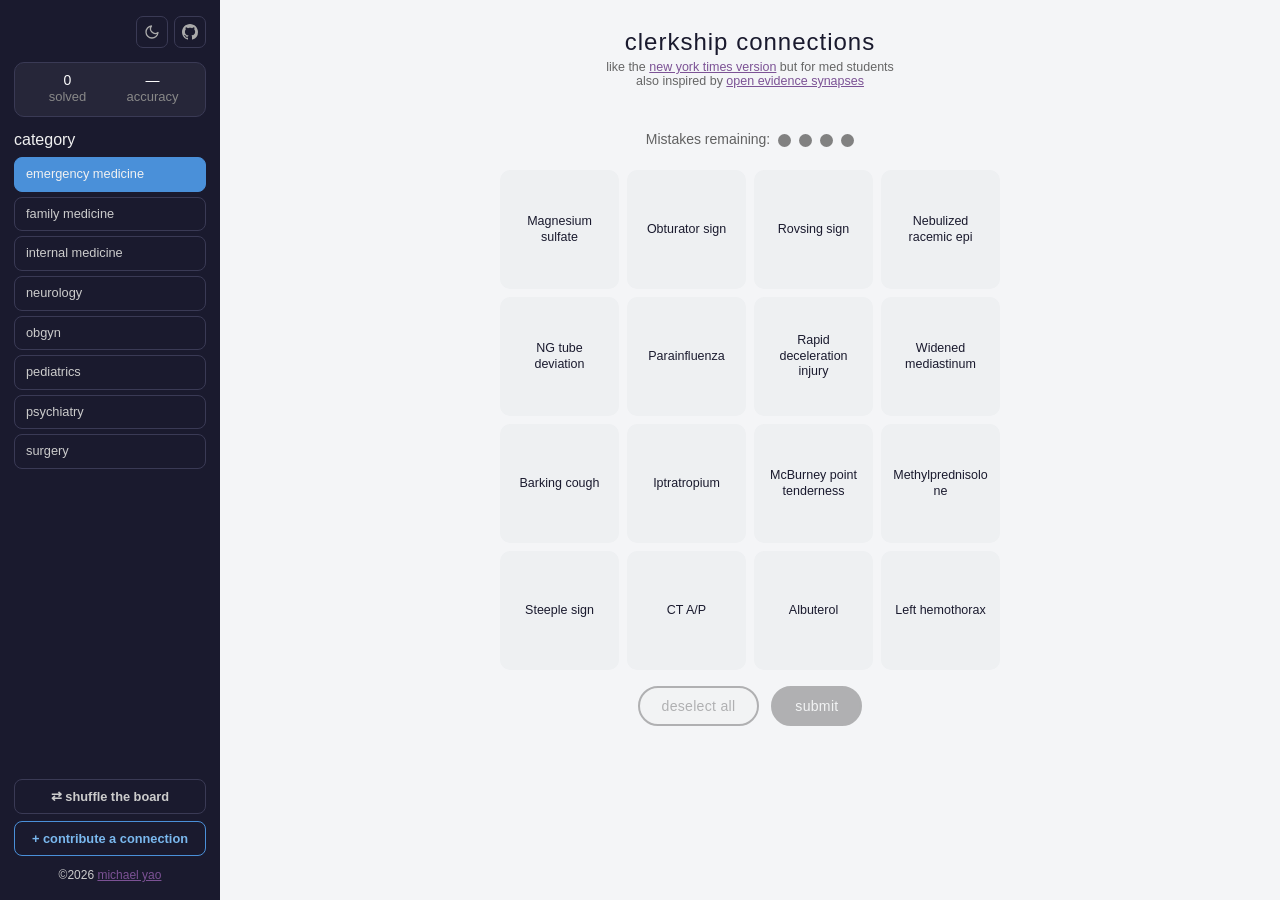
<file: index.html>
<!DOCTYPE html>
<html lang="en-US" style="scroll-behavior: smooth;">
  <head>
    <meta charset="UTF-8">
    <meta name="viewport" content="width=device-width, initial-scale=1.0, maximum-scale=1.0">
    <title>clerkship connections</title>
    <link rel="stylesheet" type="text/css" href="public/css/index.css">
    <link rel="stylesheet" type="text/css" href="public/css/menu.css">
    <link rel="stylesheet" type="text/css" href="public/css/game.css">
    <link rel="stylesheet" type="text/css" href="public/css/mobile.css">
    <link rel="stylesheet" type="text/css" href="public/css/print.css">
    <meta name="description" content="A daily Connections-style word game for medical students on clerkships. Group medical terms, diagnoses, and clinical concepts into categories.">
    <link rel="canonical" href="https://clerkshipconnections.com/">
    <meta name="theme-color" content="#1a1a2e">
    <link rel="apple-touch-icon" sizes="180x180" href="/apple-touch-icon.png">
    <link rel="icon" type="image/png" sizes="32x32" href="/favicon-32x32.png">
    <link rel="icon" type="image/png" sizes="16x16" href="/favicon-16x16.png">
    <link rel="manifest" href="/manifest.json">
    <!-- Google tag (gtag.js) -->
    <script async src="https://www.googletagmanager.com/gtag/js?id=G-P4GGV3P3RE"></script>
    <script>
      window.dataLayer = window.dataLayer || [];
      function gtag(){ dataLayer.push(arguments); }
      gtag('js', new Date());
      gtag('config', 'G-P4GGV3P3RE');
    </script>
  </head>
  <body>
    <div class="overlay" id="resultOverlay" style="display:none">
      <div class="result-card">
        <div class="result-emoji" id="resultEmoji"></div>
        <div class="result-title" id="resultTitle"></div>
        <div class="result-msg"   id="resultMsg"></div>
        <div class="result-stats">
          <div class="result-stat-item">
            <div class="result-stat-value" id="rsSolved">—</div>
            <div class="result-stat-label">Solved</div>
          </div>
          <div class="result-stat-item">
            <div class="result-stat-value" id="rsPlayed">—</div>
            <div class="result-stat-label">Played</div>
          </div>
          <div class="result-stat-item">
            <div class="result-stat-value" id="rsAccuracy">—</div>
            <div class="result-stat-label">Accuracy</div>
          </div>
        </div>
        <div class="result-actions">
          <button class="btn" onclick="sharePuzzle()" id="sharePuzzleBtn">share this puzzle</button>
          <button class="btn" onclick="shuffle()">new puzzle</button>
          <button class="btn primary" onclick="closeResult()">see board</button>
        </div>
      </div>
    </div>


    <div class="app" id="app" style="display:none">
      <div class="sidebar">
        <div class="sidebar-icons">
          <button class="icon-btn" id="darkToggleBtn" onclick="toggleDark()" title="Toggle dark mode" aria-label="Toggle dark mode">
            <svg id="iconMoon" width="16" height="16" viewBox="0 0 24 24" fill="none" stroke="currentColor" stroke-width="2" stroke-linecap="round" stroke-linejoin="round">
              <path d="M21 12.79A9 9 0 1 1 11.21 3 7 7 0 0 0 21 12.79z"/>
            </svg>
            <svg id="iconSun" width="16" height="16" viewBox="0 0 24 24" fill="none" stroke="currentColor" stroke-width="2" stroke-linecap="round" stroke-linejoin="round" style="display:none">
              <circle cx="12" cy="12" r="5"/>
              <line x1="12" y1="1"  x2="12" y2="3"/>
              <line x1="12" y1="21" x2="12" y2="23"/>
              <line x1="4.22" y1="4.22"  x2="5.64" y2="5.64"/>
              <line x1="18.36" y1="18.36" x2="19.78" y2="19.78"/>
              <line x1="1" y1="12" x2="3"  y2="12"/>
              <line x1="21" y1="12" x2="23" y2="12"/>
              <line x1="4.22" y1="19.78" x2="5.64" y2="18.36"/>
              <line x1="18.36" y1="5.64" x2="19.78" y2="4.22"/>
            </svg>
          </button>
          <a class="icon-btn" id="githubBtn" href="https://github.com/michael-s-yao/clerkship-connections" target="_blank" rel="noopener" title="View on GitHub" aria-label="GitHub">
            <svg width="16" height="16" viewBox="0 0 16 16" fill="currentColor">
              <path d="M8 0C3.58 0 0 3.58 0 8c0 3.54 2.29 6.53 5.47 7.59.4.07.55-.17.55-.38
                0-.19-.01-.82-.01-1.49-2.01.37-2.53-.49-2.69-.94-.09-.23-.48-.94-.82-1.13
                -.28-.15-.68-.52-.01-.53.63-.01 1.08.58 1.23.82.72 1.21 1.87.87 2.33.66
                .07-.52.28-.87.51-1.07-1.78-.2-3.64-.89-3.64-3.95 0-.87.31-1.59.82-2.15
                -.08-.2-.36-1.02.08-2.12 0 0 .67-.21 2.2.82.64-.18 1.32-.27 2-.27
                .68 0 1.36.09 2 .27 1.53-1.04 2.2-.82 2.2-.82.44 1.1.16 1.92.08 2.12
                .51.56.82 1.27.82 2.15 0 3.07-1.87 3.75-3.65 3.95.29.25.54.73.54 1.48
                0 1.07-.01 1.93-.01 2.2 0 .21.15.46.55.38A8.013 8.013 0 0 0 16 8
                c0-4.42-3.58-8-8-8z"/>
            </svg>
          </a>
        </div>
        <div class="stats-block">
          <div class="stats-row">
            <div class="stat-item">
              <div class="stat-value" id="statSolved">0</div>
              <div class="stat-label">Solved</div>
            </div>
            <div class="stat-item">
              <div class="stat-value" id="statAccuracy">—</div>
              <div class="stat-label">Accuracy</div>
            </div>
          </div>
        </div>
        <div class="category-section">
          <div class="sidebar-label">Category</div>
          <div class="category-list" id="categoryList"></div>
        </div>
        <div class="sidebar-actions">
          <button class="action-btn" onclick="shuffle()">&#x21C4; shuffle the board</button>
          <button
            class="action-btn contribute-btn"
            onclick="window.open('https://forms.gle/mVQ1RHkc1AHd2G9y6', 'new_window');"
          >+ contribute a connection</button>
          <!-- <button class="action-btn support-btn" onclick="TODO">&#9825; support this work</button> -->
        </div>
        <footer>
          <p>&#169;<span id="year"></span> <a href="https://www.michaelsyao.com" target="_blank">michael yao</a></p>
        </footer>
      </div>

      <div class="main">
        <div class="game-title">clerkship connections</div>
        <div class="game-subtitle">like the <a href="https://www.nytimes.com/games/connections" target="_blank">new york times version</a> but for med students<br>also inspired by <a href="https://www.openevidence.com" target="_blank">open evidence synapses</a></div>
        <p id="message">&emsp;</p>
        <div class="mistakes">
          <span class="mistakes-label">Mistakes remaining:</span>
          <div class="mistake-dot" id="dot0"></div>
          <div class="mistake-dot" id="dot1"></div>
          <div class="mistake-dot" id="dot2"></div>
          <div class="mistake-dot" id="dot3"></div>
        </div>
        <div id="solvedRows"></div>
        <div class="grid-wrapper">
          <div class="grid" id="grid"></div>
        </div>
        <div class="controls">
          <button class="btn" id="deselectBtn" onclick="deselectAll()" disabled>deselect all</button>
          <button class="btn primary" id="submitBtn" onclick="submitGuess()" disabled>submit</button>
        </div>
      </div>
    </div>
    <script type="text/javascript" src="public/js/cookies.js"></script>
    <script type="text/javascript" src="public/js/stats.js"></script>
    <script type="text/javascript" src="public/js/color.js"></script>
    <script type="text/javascript" src="public/js/uuid.js"></script>
    <script type="text/javascript" src="public/js/game.js"></script>
    <script type="text/javascript" src="public/js/helper.js"></script>
    <script type="text/javascript" src="public/js/print.js"></script>
    <script type="text/javascript">
      document.getElementById("year").innerHTML = new Date().getFullYear();
    </script>
  </body>
</html>
</file>
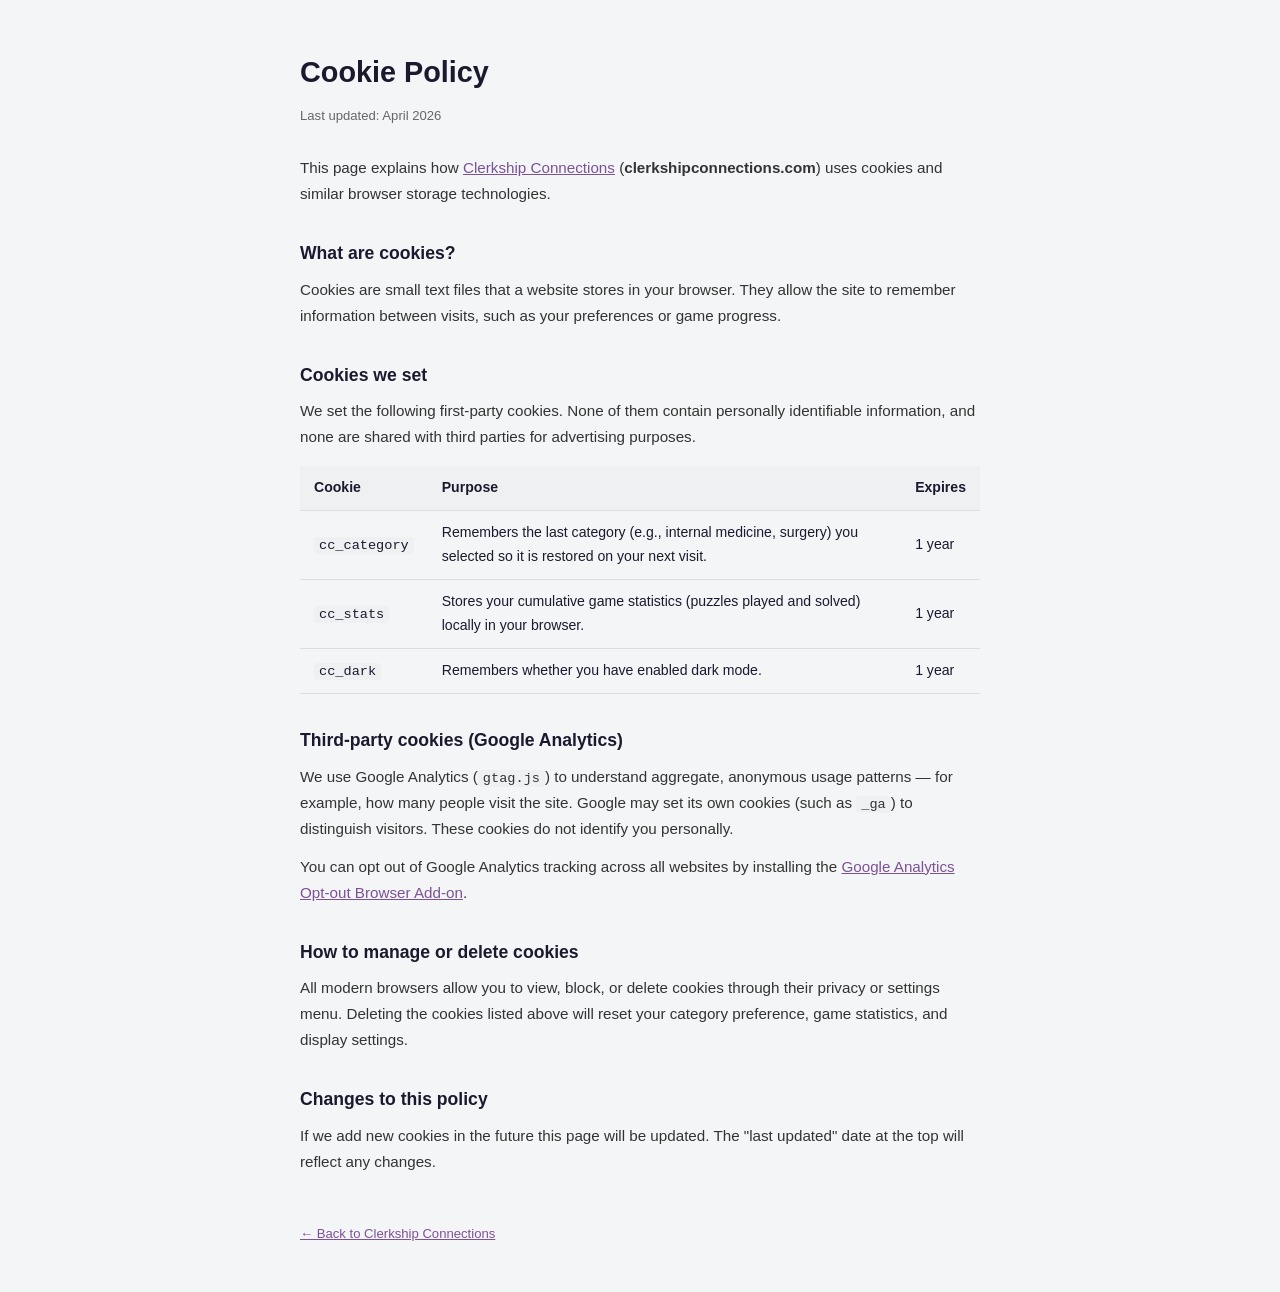
<file: cookie-policy.html>
<!DOCTYPE html>
<html lang="en-US">
  <head>
    <meta charset="UTF-8">
    <meta name="viewport" content="width=device-width, initial-scale=1.0">
    <title>cookie policy — clerkship connections</title>
    <link rel="stylesheet" type="text/css" href="public/css/cookies.css">
    <link rel="canonical" href="https://clerkshipconnections.com/cookie-policy.html">
    <link rel="manifest" href="/manifest.json">
  </head>
  <body>
    <main>
      <h1>Cookie Policy</h1>
      <p class="updated">Last updated: April 2026</p>

      <p>This page explains how <a href="/">Clerkship Connections</a> (<strong>clerkshipconnections.com</strong>) uses cookies and similar browser storage technologies.</p>

      <h2>What are cookies?</h2>
      <p>Cookies are small text files that a website stores in your browser. They allow the site to remember information between visits, such as your preferences or game progress.</p>

      <h2>Cookies we set</h2>
      <p>We set the following first-party cookies. None of them contain personally identifiable information, and none are shared with third parties for advertising purposes.</p>
      <table>
        <thead>
          <tr>
            <th>Cookie</th>
            <th>Purpose</th>
            <th>Expires</th>
          </tr>
        </thead>
        <tbody>
          <tr>
            <td><code>cc_category</code></td>
            <td>Remembers the last category (e.g., internal medicine, surgery) you selected so it is restored on your next visit.</td>
            <td>1 year</td>
          </tr>
          <tr>
            <td><code>cc_stats</code></td>
            <td>Stores your cumulative game statistics (puzzles played and solved) locally in your browser.</td>
            <td>1 year</td>
          </tr>
          <tr>
            <td><code>cc_dark</code></td>
            <td>Remembers whether you have enabled dark mode.</td>
            <td>1 year</td>
          </tr>
        </tbody>
      </table>

      <h2>Third-party cookies (Google Analytics)</h2>
      <p>We use Google Analytics (<code>gtag.js</code>) to understand aggregate, anonymous usage patterns — for example, how many people visit the site. Google may set its own cookies (such as <code>_ga</code>) to distinguish visitors. These cookies do not identify you personally.</p>
      <p>You can opt out of Google Analytics tracking across all websites by installing the <a href="https://tools.google.com/dlpage/gaoptout" target="_blank" rel="noopener">Google Analytics Opt-out Browser Add-on</a>.</p>

      <h2>How to manage or delete cookies</h2>
      <p>All modern browsers allow you to view, block, or delete cookies through their privacy or settings menu. Deleting the cookies listed above will reset your category preference, game statistics, and display settings.</p>

      <h2>Changes to this policy</h2>
      <p>If we add new cookies in the future this page will be updated. The "last updated" date at the top will reflect any changes.</p>

      <footer>
        <a href="/">&larr; Back to Clerkship Connections</a>
      </footer>
    </main>
  </body>
</html>
</file>
<file: public/css/index.css>
*, *::before, *::after {
  box-sizing: border-box;
  margin: 0;
  padding: 0;
}

:root {
  --color-0: #f9df6d;
  --color-1: #a0c35a;
  --color-2: #6aafe6;
  --color-3: #ba81c5;
  --sidebar-bg: #1a1a2e;
  --sidebar-text: #ccc;
  --sidebar-border: #3a3a55;
  --sidebar-hover: #2a2a45;
  --a-text: #7c5295;
  --body-bg: #f4f5f7;
  --main-bg: #f4f5f7;
  --card-bg: #f1f1f1;
  --text-primary: #1a1a2e;
  --text-secondary: #666;
  --text-hint: #616161;
  --tile-bg: #eef0f2;
  --tile-border: #3d405b;
  --tile-selected: #3d405b;
  --tile-sel-text: #f1f1f1;
  --btn-bg: #f1f1f1;
  --btn-border: #333;
  --btn-text: #333;
  --btn-hover-bg: #333;
  --btn-hover-text: #ffffff;
  --mistake-empty: #818181;
  --mistake-used: #e63946;
  --overlay-bg: rgba(0, 0, 0, 0.65);
  --input-border: #ddd;
  --input-focus: #4a90d9;
  --divider: #e0e0e0;
  --code-bg: #f0f0f0;
  --radius: 10px;
}

body.dark {
  --a-text: #ccb2e5;
  --body-bg: #0f0f1a;
  --main-bg: #0f0f1a;
  --card-bg: #1e1e30;
  --text-primary: #e8e8f0;
  --text-secondary: #999;
  --text-hint: #a1a1a1;
  --tile-bg: #2a2a40;
  --tile-border: #7a7ea8;
  --tile-selected: #5a5e88;
  --tile-sel-text: #f1f1f1;
  --btn-bg: #2a2a40;
  --btn-border: #666;
  --btn-text: #ddd;
  --btn-hover-bg: #ddd;
  --btn-hover-text: #1a1a2e;
  --mistake-empty: #a1a1a1;
  --overlay-bg: rgba(0, 0, 0, 0.8);
  --input-border: #444;
  --divider: #333;
  --code-bg: #2a2a40;
}

body {
  font-family: -apple-system, BlinkMacSystemFont, "Segoe UI", Roboto, sans-serif;
  background: var(--body-bg);
  min-height: 100vh;
  color: var(--text-primary);
  transition: background 0.25s, color 0.25s;
  font-weight: 400;
}

.app {
  display: flex; min-height: 100vh;
}

.main {
  flex: 1;
  display: flex;
  flex-direction: column;
  align-items: center;
  padding: 28px 16px 24px;
  min-width: 0;
  background: var(--main-bg);
  transition: background 0.25s;
}

a {
  color: var(--a-text);
}

footer {
  color: var(--sidebar-text);
  text-align: center;
  font-size: 12px;
  margin-top: 12px;
}
</file>
<file: public/css/menu.css>
.sidebar {
  width: 220px;
  flex-shrink: 0;
  background: var(--sidebar-bg);
  color: #f1f1f1;
  padding: 16px 14px 18px;
  display: flex;
  flex-direction: column;
  gap: 0;
}

.sidebar-icons {
  display: flex;
  align-items: center;
  justify-content: flex-end;
  gap: 6px;
  margin-bottom: 14px;
}

.sidebar-label {
  margin-bottom: 8px;
  font-size: 16px;
  text-transform: lowercase;
}

.icon-btn {
  display: flex;
  align-items: center;
  justify-content: center;
  width: 32px;
  height: 32px;
  background: transparent;
  border: 1px solid var(--sidebar-border);
  border-radius: 7px;
  color: #aaa;
  cursor: pointer;
  transition: background 0.15s, color 0.15s, border-color 0.15s;
  text-decoration: none;
  flex-shrink: 0;
}

.icon-btn:hover {
  background: var(--sidebar-hover);
  color: #f1f1f1;
  border-color: #777;
}

.icon-btn svg {
  display: block;
}

.stats-block {
  background: rgba(255, 255, 255, 0.05);
  border: 1px solid var(--sidebar-border);
  border-radius: 10px;
  padding: 10px 12px 12px;
  margin-bottom: 14px;
}

.stats-row {
  display: flex;
  justify-content: space-between;
  gap: 4px;
}

.stat-item {
  display: flex;
  flex-direction: column;
  align-items: center;
  flex: 1;
}

.stat-value {
  font-size: 14px;
  font-weight: 500;
  color: #fff;
  line-height: 1;
}

.stat-label {
  font-size: 13px;
  color: #888;
  text-transform: lowercase;
  margin-top: 2px;
}

.category-section {
  display: flex;
  flex-direction: column;
  flex: 1;
  min-height: 0;
  margin-bottom: 12px;
}

.category-list {
  flex: 1;
  display: flex;
  flex-direction: column;
  gap: 5px;
  overflow-y: auto;
  scrollbar-width: thin;
  scrollbar-color: #444 transparent;
}

.category-list::-webkit-scrollbar {
  width: 4px;
}

.category-list::-webkit-scrollbar-thumb {
  background: #444;
  border-radius: 2px;
}

.category-btn {
  background: transparent;
  border: 1px solid var(--sidebar-border);
  color: var(--sidebar-text);
  padding: 8px 11px;
  border-radius: 8px;
  cursor: pointer;
  text-align: left;
  font-size: 0.8rem;
  line-height: 1.3;
  transition: background 0.15s, border-color 0.15s, color 0.15s;
  width: 100%;
  text-transform: lowercase;
}

.category-btn:hover {
  background: var(--sidebar-hover);
  color: #f1f1f1;
  border-color: #666;
}

.category-btn.active {
  background: #4a90d9;
  border-color: #4a90d9;
  color: #f1f1f1;
  font-weight: 500;
}

.sidebar-actions {
  display: flex;
  flex-direction: column;
  gap: 7px;
  margin-top: 2px;
}

.action-btn {
  background: transparent;
  border: 1px solid var(--sidebar-border);
  color: var(--sidebar-text);
  padding: 9px 12px;
  border-radius: 8px;
  cursor: pointer;
  font-size: 0.8rem;
  font-weight: 600;
  width: 100%;
  text-align: center;
  transition: background 0.15s, color 0.15s, border-color 0.15s;
}

.action-btn:hover {
  background: var(--sidebar-hover);
  color: #fff;
  border-color: #888;
}

.contribute-btn {
  border-color: #4a90d9;
  color: #7ab8ee;
}

.contribute-btn:hover {
  background: rgba(74, 144, 217, 0.15);
  border-color: #7ab8ee;
  color: #fff;
}

.support-btn {
  border-color: #e63946;
  color: #f08087;
}

.support-btn:hover {
  background: rgba(230, 57, 70, 0.15);
  border-color: #f08087;
  color: #f1f1f1;
}

.category-select {
  width: 100%;
  padding: 9px 12px;
  background: var(--sidebar-bg);
  color: var(--sidebar-text);
  border: 1px solid var(--sidebar-border);
  border-radius: 8px;
  font-size: 0.85rem;
  font-family: inherit;
  cursor: pointer;
  appearance: none;
  -webkit-appearance: none;
  background-image: url("data:image/svg+xml,%3Csvg xmlns='http://www.w3.org/2000/svg' width='12' height='12' viewBox='0 0 24 24' fill='none' stroke='%23888' stroke-width='2.5' stroke-linecap='round' stroke-linejoin='round'%3E%3Cpolyline points='6 9 12 15 18 9'/%3E%3C/svg%3E");
  background-repeat: no-repeat;
  background-position: right 12px center;
  padding-right: 34px;
}

.category-select:focus {
  outline: none;
  border-color: #4a90d9;
}
</file>
<file: public/css/game.css>
.game-title {
  font-size: 24px;
  font-weight: 500;
  letter-spacing: 1px;
  margin-bottom: 4px;
  color: var(--text-primary);
}

.game-subtitle, #message {
  font-size: 12.5px;
  font-weight: 400;
  color: var(--text-secondary);
  margin-bottom: 0;
  text-align: center;
}

#message {
  margin: 20px auto 10px auto;
}

.mistakes {
  display: flex;
  align-items: center;
  gap: 8px;
  margin-bottom: 14px;
}

.mistakes-label {
  font-size: 14px;
  color: var(--text-hint);
  font-weight: 400;
  transform: translateY(-1px);
}

.mistake-dot {
  width: 13px;
  height: 13px;
  border-radius: 50%;
  background: var(--mistake-empty);
  transition: background 0.3s, transform 0.2s;
}

.mistake-dot.used {
  background: var(--mistake-used);
}

#solvedRows {
  display: flex;
  flex-direction: column;
  gap: 8px;
  width: 100%;
  max-width: 500px;
}

.solved-row {
  border-radius: var(--radius);
  padding: 14px 20px;
  text-align: center;
  animation: popIn 0.35s ease;
  display: grid;
  align-items: center;
}

.solved-row .concept-name {
  font-weight: 500;
  font-size: 14px;
  text-transform: uppercase;
  letter-spacing: 0.5px;
}

.solved-row .elements-list {
  font-size: 12px;
  opacity: 0.8;
  margin-top: 3px;
}

@keyframes popIn {
  from {
    opacity: 0;
    transform: scale(0.95);
  }
  to {
    opacity: 1;
    transform: scale(1);
  }
}

.grid-wrapper {
  width: 100%;
  max-width: 500px;
  margin-top: 8px;
}

.grid {
  display: grid;
  grid-template-columns: repeat(4, 1fr);
  gap: 8px;
}

.tile {
  background: var(--tile-bg);
  border: 2px solid transparent;
  border-radius: var(--radius);
  padding: 10px;
  text-align: center;
  cursor: pointer;
  font-size: 12.5px;
  font-weight: 500;
  line-height: 1.25;
  user-select: none;
  min-height: 32px;
  aspect-ratio: 1 / 1;
  display: flex;
  align-items: center;
  justify-content: center;
  transition: 0.2s all ease-in-out;
  word-break: break-word;
  color: var(--text-primary);
  hyphens: auto;
}

.tile:hover:not(.solved) {
  border-color: var(--tile-border);
  transition: 0.2s all ease-in-out;
}

.tile.selected {
  background: var(--tile-selected);
  color: var(--tile-sel-text);
  border-color: var(--tile-selected);
}

.tile.solved {
  cursor: default;
  opacity: 0;
  pointer-events: none;
}

.tile.shake {
  animation: shake 0.45s ease;
}

@keyframes shake {
  0%, 100% {
    transform: translateX(0);
  }
  20% {
    transform: translateX(-7px);
  }
  40% {
    transform: translateX(7px);
  }
  60% {
    transform: translateX(-5px);
  }
  80% {
    transform: translateX(5px);
  }
}

.controls {
  display: flex; gap: 12px; margin-top: 16px;
}

.btn {
  padding: 10px 22px;
  border-radius: 22px;
  border: 2px solid var(--btn-border);
  background: var(--btn-bg);
  color: var(--btn-text);
  cursor: pointer;
  font-size: 0.88rem;
  font-weight: 500;
  transition: background 0.15s, color 0.15s, border-color 0.15s;
  letter-spacing: 0.02em;
}

.btn:hover:not(:disabled) {
  background: var(--btn-hover-bg);
  color: var(--btn-hover-text);
}

.btn:disabled {
  opacity: 0.35;
  cursor: not-allowed;
}

.btn.primary {
  background: var(--btn-border);
  color: var(--btn-bg);
}

.btn.primary:hover:not(:disabled) {
  background: var(--btn-hover-bg);
  color: var(--btn-hover-text);
}

.overlay {
  position: fixed;
  inset: 0;
  background: var(--overlay-bg);
  display: flex;
  align-items: center;
  justify-content: center;
  z-index: 200;
  padding: 16px;
}

.overlay-card {
  background: var(--card-bg);
  border-radius: 16px;
  padding: 32px 28px;
  max-width: 420px;
  width: 100%;
  text-align: center;
  box-shadow: 0 20px 60px rgba(0,0,0,0.35);
  color: var(--text-primary);
}

.overlay-card h2 {
  font-size: 1.4rem;
  font-weight: 900;
  margin-bottom: 8px;
}

.overlay-card p {
  color: var(--text-secondary);
  font-size: 0.85rem;
  line-height: 1.5;
  margin-bottom: 20px;
}

.overlay-card code {
  background: var(--code-bg);
  padding: 1px 5px;
  border-radius: 4px;
  font-size: 0.8rem;
  color: var(--text-primary);
}

.or-divider {
  display: flex;
  align-items: center;
  gap: 10px;
  margin: 18px 0 12px;
  color: var(--text-hint);
  font-size: 0.78rem;
}

.or-divider::before, .or-divider::after {
  content: '';
  flex: 1;
  height: 1px;
  background: var(--divider);
}

.result-card {
  background: var(--card-bg);
  border-radius: 16px;
  padding: 36px 28px;
  max-width: 380px;
  width: 100%;
  text-align: center;
  box-shadow: 0 20px 60px rgba(0, 0, 0, 0.35);
  color: var(--text-primary);
}

.result-emoji {
  font-size: 3rem;
  margin-bottom: 10px;
}

.result-title {
  font-size: 1.5rem;
  font-weight: 900;
  margin-bottom: 8px;
}

.result-msg {
  color: var(--text-secondary);
  font-size: 0.88rem;
  margin-bottom: 20px;
  line-height: 1.5;
  white-space: pre-line;
}

.result-stats {
  display: flex;
  justify-content: center;
  gap: 20px;
  margin-bottom: 22px;
  padding: 14px 0;
  border-top: 1px solid var(--divider);
  border-bottom: 1px solid var(--divider);
}

.result-stat-item {
  display: flex;
  flex-direction: column;
  align-items: center;
}

.result-stat-value {
  font-size: 1.6rem;
  font-weight: 600;
}

.result-stat-label {
  font-size: 0.68rem;
  color: var(--text-hint);
  text-transform: uppercase;
  letter-spacing: 0.08em;
  margin-top: 2px;
}

.result-actions {
  display: flex;
  gap: 10px;
  justify-content: center;
  flex-wrap: wrap;
}
</file>
<file: public/css/mobile.css>
@media (max-width: 640px) {
  .app {
    flex-direction: column;
  }

  .sidebar {
    width: 100%;
    padding: 10px 12px 10px;
    gap: 0;
  }

  .sidebar-icons {
    margin-bottom: 8px;
  }

  .stats-block {
    padding: 7px 10px 8px;
    margin-bottom: 8px;
  }

  .stat-value {
    font-size: 1rem;
  }

  .category-section {
    flex: unset;
    margin-bottom: 8px;
  }

  .sidebar-label {
    display: none;
  }

  .category-list {
    display: block;
  }

  .sidebar-actions {
    flex-direction: row;
    flex-wrap: wrap;
    gap: 6px;
  }

  .shuffle-btn {
    flex: 1;
    min-width: 90px;
    padding: 8px 10px;
    font-size: 0.8rem;
  }

  .action-btn {
    flex: 1;
    min-width: 120px;
    padding: 7px 8px;
    font-size: 0.74rem;
  }

  .main {
    padding: 16px 10px 20px;
  }

  .game-title {
    font-size: 1.25rem;
  }

  .tile {
    font-size: 0.7rem;
    min-height: 52px;
    padding: 8px 4px;
  }

  .grid {
    gap: 6px;
  }

  .btn {
    padding: 9px 16px;
    font-size: 0.82rem;
  }
}
</file>
<file: public/css/print.css>
#print-container {
  display: none;
}

@media print {
  body > *:not(#print-container) {
    display: none !important;
  }

  #print-container {
    display: block !important;
  }

  @page {
    size: letter portrait;
    margin: 0.75in;
  }

  body {
    background: #fff !important;
    color: #000 !important;
  }

  .print-page {
    width: 100%;
  }

  .print-page-break {
    page-break-before: always;
  }

  .print-title {
    font-size: 22px;
    font-weight: 700;
    text-align: center;
    color: #1a1a2e;
    margin-bottom: 6px;
    letter-spacing: 0.5px;
  }

  .print-subtitle {
    font-size: 13px;
    text-align: center;
    color: #555;
    margin-bottom: 22px;
    text-transform: capitalize;
    letter-spacing: 0.3px;
  }

  .print-grid {
    display: grid;
    grid-template-columns: repeat(4, 1fr);
    gap: 8px;
    width: 100%;
  }

  .print-tile {
    background: #eef0f2;
    border: 1.5px solid #ccc;
    border-radius: 8px;
    padding: 10px 6px;
    text-align: center;
    font-size: 18px;
    font-weight: 500;
    line-height: 1.3;
    aspect-ratio: 1 / 1;
    display: flex;
    align-items: center;
    justify-content: center;
    word-break: break-word;
    hyphens: auto;
    color: #1a1a2e;
  }

  .print-answer-grid {
    display: flex;
    flex-direction: column;
    gap: 10px;
    width: 100%;
  }

  .print-answer-row {
    border-radius: 8px;
    padding: 16px 20px;
    text-align: center;
    -webkit-print-color-adjust: exact;
    print-color-adjust: exact;
    color-adjust: exact;
  }

  .print-concept {
    font-size: 18px;
    font-weight: 700;
    text-transform: uppercase;
    letter-spacing: 0.6px;
    margin-bottom: 5px;
  }

  .print-elements {
    font-size: 16px;
    opacity: 0.88;
    line-height: 1.4;
  }
}
</file>
<file: public/css/cookies.css>
*, *::before, *::after {
    box-sizing: border-box;
    margin: 0;
    padding: 0;
  }

  body {
    font-family: -apple-system, BlinkMacSystemFont, "Segoe UI", Roboto, sans-serif;
    background: #f4f5f7;
    color: #1a1a2e;
    line-height: 1.7;
    padding: 48px 24px;
  }

  main {
    max-width: 680px;
    margin: 0 auto;
  }

  h1 {
    font-size: 1.8rem;
    font-weight: 700;
    margin-bottom: 8px;
  }

  h2 {
    font-size: 1.1rem;
    font-weight: 600;
    margin: 32px 0 8px;
  }

  p {
    margin-bottom: 12px;
    color: #333;
    font-size: 0.95rem;
  }

  table {
    width: 100%;
    border-collapse: collapse;
    margin: 16px 0 24px;
    font-size: 0.88rem;
  }

  th, td {
    text-align: left;
    padding: 10px 14px;
    border-bottom: 1px solid #ddd;
  }

  th {
    background: #eef0f2;
    font-weight: 600;
  }

  code {
    background: #eef0f2;
    padding: 1px 5px;
    border-radius: 4px;
    font-size: 0.85rem;
  }

  .updated {
    font-size: 0.82rem;
    color: #666;
    margin-bottom: 28px;
  }

  a {
    color: #7c5295;
  }

  footer {
    margin-top: 48px;
    font-size: 0.82rem;
    color: #666;
  }
</file>
